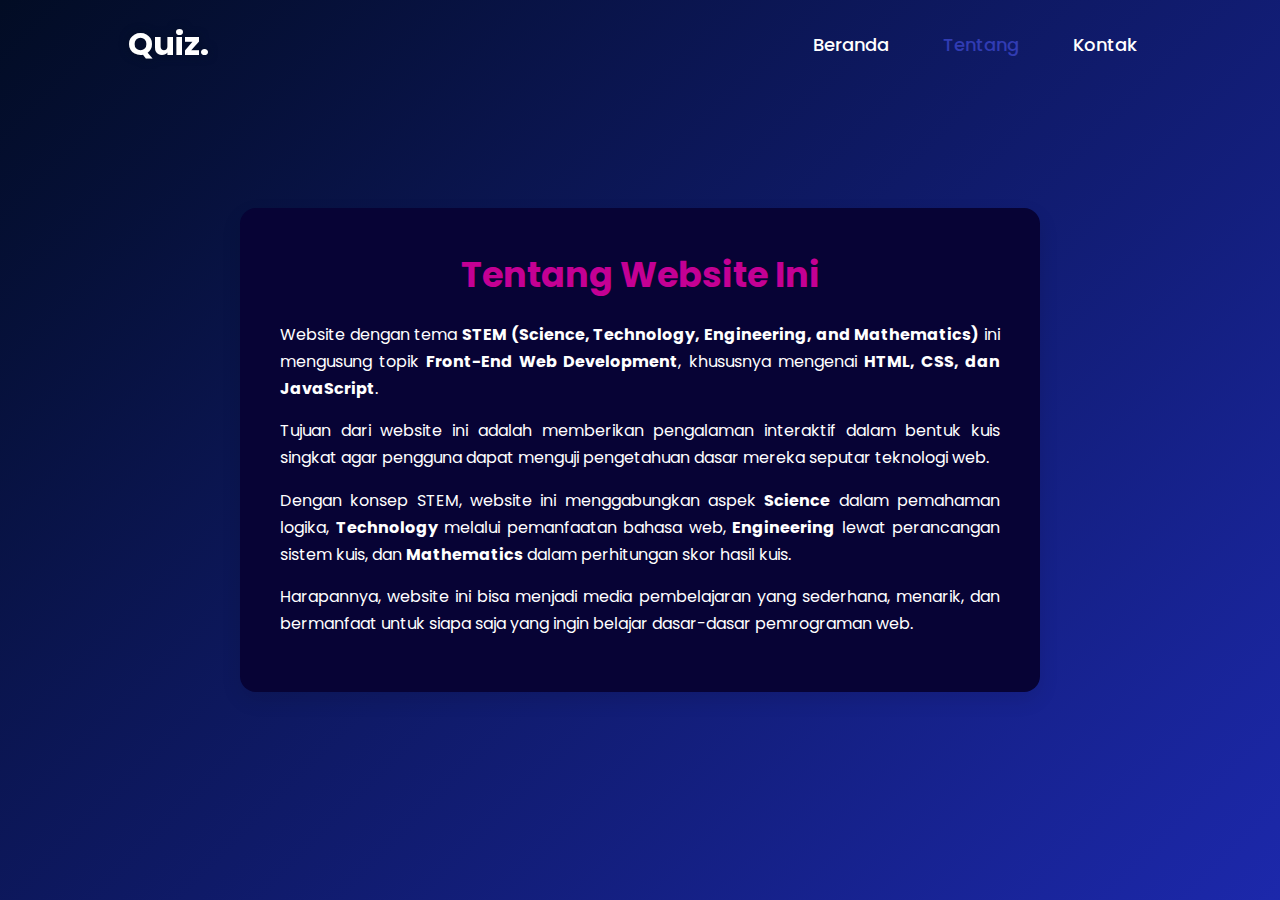
<file: about.html>
<!DOCTYPE html>
<html lang="en">
<head>
    <meta charset="UTF-8">
    <meta http-equiv="X-UA-Compatible" content="IE=edge">
    <meta name="viewport" content="width=device-width, initial-scale=1.0">
    <title>About - Quiz Website</title>
    <link rel="stylesheet" href="style.css">
</head>
<body>
    <main class="main">
        <header class="header">
        <a href="index.html" class="logo">Quiz.</a>
        <nav class="navbar">
            <a href="index.html">Beranda</a>
            <a href="about.html" class="active">Tentang</a>
            <a href="contact.html">Kontak</a>
        </nav>
        </header>

    <section class="about">
        <div class="about-content">
            <h1>Tentang Website Ini</h1>
            <p>
            Website dengan tema <b>STEM (Science, Technology, Engineering, and Mathematics)</b> ini
            mengusung topik <b>Front-End Web Development</b>, khususnya mengenai
            <b>HTML, CSS, dan JavaScript</b>. 
            </p>
            <p>
            Tujuan dari website ini adalah memberikan pengalaman interaktif dalam
            bentuk kuis singkat agar pengguna dapat menguji pengetahuan dasar mereka
            seputar teknologi web. 
            </p>
            <p>
            Dengan konsep STEM, website ini menggabungkan aspek <b>Science</b> dalam
            pemahaman logika, <b>Technology</b> melalui pemanfaatan bahasa web,
            <b>Engineering</b> lewat perancangan sistem kuis, dan <b>Mathematics</b> 
            dalam perhitungan skor hasil kuis.
            </p>
            <p>
            Harapannya, website ini bisa menjadi media pembelajaran yang sederhana,
            menarik, dan bermanfaat untuk siapa saja yang ingin belajar dasar-dasar
            pemrograman web.
            </p>
        </div>
    </section>
    </main>

    <script>
        document.addEventListener("DOMContentLoaded", () => {
            document.body.classList.add("fade-in");

            const links = document.querySelectorAll("a");

            links.forEach(link => {
            link.addEventListener("click", function (e) {
                const href = this.getAttribute("href");

                if (href && !href.startsWith("#")) {
                e.preventDefault();
                document.body.classList.remove("fade-in");
                document.body.classList.add("fade-out");

                setTimeout(() => {
                    window.location.href = href;
                }, 500);
                }
            });
            });
        });
    </script>
</body>
</html>
</file>
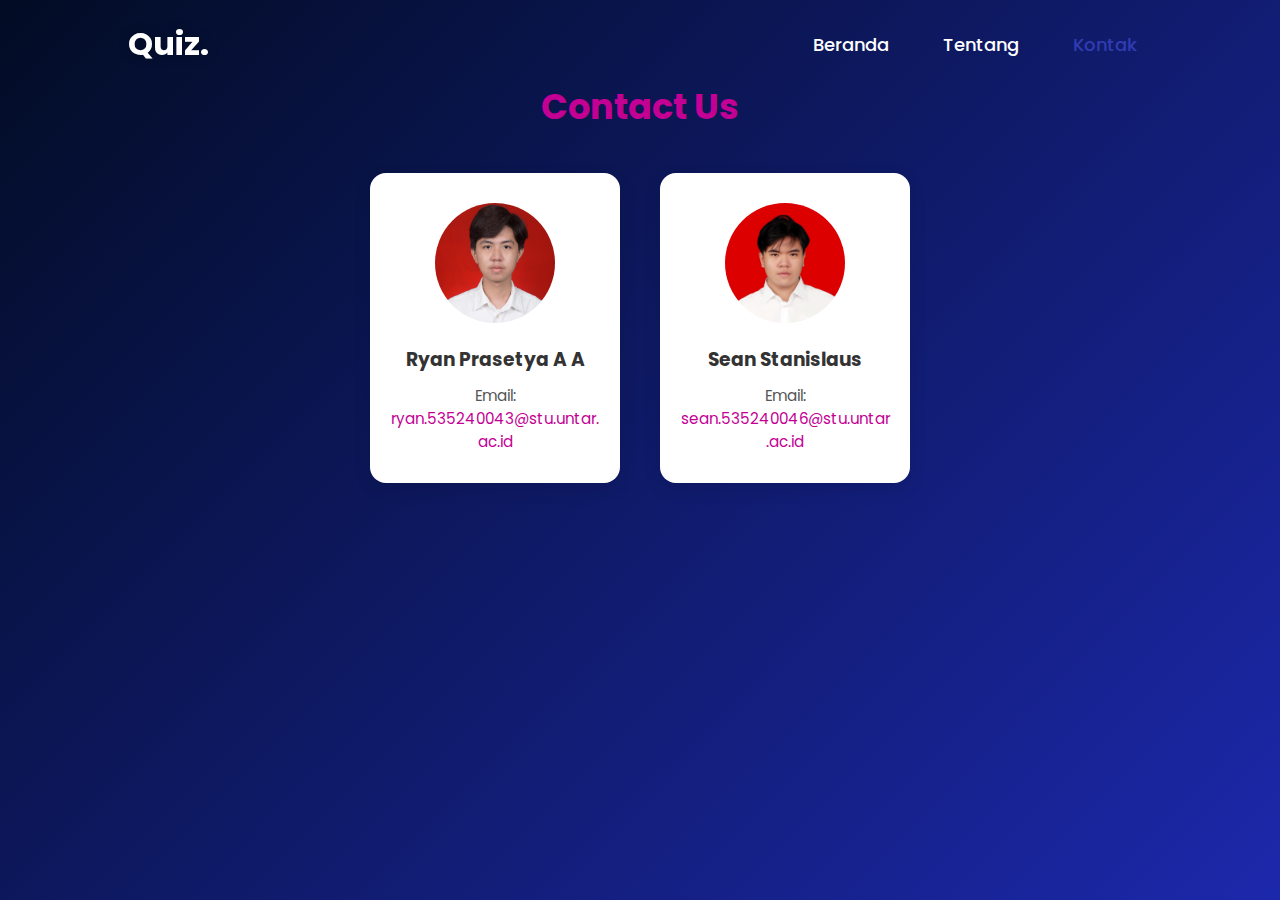
<file: contact.html>
<!DOCTYPE html>
<html lang="en">
<head>
    <meta charset="UTF-8">
    <meta http-equiv="X-UA-Compatible" content="IE=edge">
    <meta name="viewport" content="width=device-width, initial-scale=1.0">
    <title>Contact - Quiz Website</title>
    <link rel="stylesheet" href="style.css">
</head>
<body>
    <main class="main">
        <header class="header">
        <a href="index.html" class="logo">Quiz.</a>
        <nav class="navbar">
            <a href="index.html">Beranda</a>
            <a href="about.html">Tentang</a>
            <a href="contact.html" class="active">Kontak</a>
        </nav>
    </header>

    <section class="contact">
        <h1>Contact Us</h1>
        <div class="contact-container">
            <div class="contact-box">
            <img src="Ryan.jpg" alt="Ryan Prasetya">
            <h3>Ryan Prasetya A A</h3>
             <p>Email: <a href="mailto:ryan.535240043@stu.untar.ac.id">ryan.535240043@stu.untar.ac.id</a></p>
        </div>

        <div class="contact-box">
            <img src="Sean.jpg" alt="Sean Stanislaus">
            <h3>Sean Stanislaus</h3>
            <p>Email: <a href="mailto:sean.535240046@stu.untar.ac.id">sean.535240046@stu.untar.ac.id</a></p>
        </div>
    </section>
    </main>

    <script>
        document.addEventListener("DOMContentLoaded", () => {
            document.body.classList.add("fade-in");

            const links = document.querySelectorAll("a");

            links.forEach(link => {
            link.addEventListener("click", function (e) {
                const href = this.getAttribute("href");

                if (href && !href.startsWith("#")) {
                e.preventDefault();
                document.body.classList.remove("fade-in");
                document.body.classList.add("fade-out");

                setTimeout(() => {
                    window.location.href = href;
                }, 500);
                        }
            });
            });
        });
    </script>
</body>
</html>
</file>
<file: style.css>
@import url("https://fonts.googleapis.com/css2?family=Poppins:wght@300;400;500;600;700;800;900&display=swap");

* {
  margin: 0;
  padding: 0;
  box-sizing: border-box;
  font-family: "Poppins", sans-serif;
}
body {
  color: #FFF;
  background: #020C24;
  overflow: hidden;
}

.header {
  position: absolute;
  top: 0;
  left: 0;
  width: 100%;
  padding: 20px 10%;
  background: transparent;
  display: flex;
  justify-content: space-between;
  align-items: center;
  z-index: 100;
}

.logo {
  font-size: 32px;
  color: #FFF;
  text-decoration: none;
  font-weight: 700;
  filter: drop-shadow(0 0 5px #020C24);
}

.navbar a {
  font-size: 18px;
  color: #FFF;
  text-decoration: none;
  font-weight: 500;
  margin-left: 35px;
}

.navbar a:hover,
.navbar a.active {
  color: #313CB3;
}

.main {
  min-height: 100vh;
  background: url("bg.jpg") no-repeat;
  background-size: cover;
  background-position: center;
  pointer-events: auto;
  transition: 0.3s ease;
}

.main.active {
  filter: blur(15px);
  pointer-events: none;
}

.container {
  display: flex;
  height: 100vh;
  width: 200%;
}

.home {
  position: relative;
  left: -50%;
  width: 100%;
  display: flex;
  justify-content: center;
  align-items: center;
}

.home-content {
  height: 100vh;
  max-width: 600px;
  display: flex;
  flex-direction: column;
  justify-content: center;
  align-items: center;
  text-align: center;
  padding-top: 30px;
}

.home-content h1 {
  font-size: 78px;
  font-weight: 700;
  text-shadow: 0 0 10px rgba(0, 0, 0, 0.3);
}

.home-content p {
  font-size: 16px;
  text-align: center;
  text-shadow: 0 0 10px rgba(0, 0, 0, 0.3);
  margin-bottom: 90px;
}

.home-content .start-btn {
  width: 150px;
  height: 55px;
  background: #1C28AB;
  border: 2px solid #FFF;
  outline: none;
  border-radius: 6px;
  box-shadow: 0 0 10px #1C28AB;
  font-size: 18px;
  color: #FFF;
  letter-spacing: 1px;
  font-weight: 600;
  cursor: pointer;
}

.home-content .start-btn:hover {
  background: #020C24;
  box-shadow: none;
}

.popup-info {
  position: absolute;
  top: 50%;
  left: 50%;
  transform: translate(-50%, -50%) scale(0.9);
  width: 500px;
  background: #020C24;
  border-radius: 6px;
  padding: 10px 25px;
  opacity: 0;
  pointer-events: none;
  transition: 0.3s ease;
}

.popup-info.active {
  opacity: 1;
  pointer-events: auto;
}

.popup-info h2 {
  font-size: 50px;
  color: #FFF;
}

.popup-info .info {
  display: inline-block;
  font-size: 16px;
  color: #727587;
  font-weight: 500;
  margin: 4px 0;
}

.popup-info .btn-group {
  display: flex;
  justify-content: space-between;
  align-items: center;
  border-top: 1px solid #727587;
  margin-top: 10px;
  padding: 15px 0 7px;
}

.popup-info .btn-group .info-btn {
  display: inline-flex;
  justify-content: center;
  align-items: center;
  width: 130px;
  height: 45px;
  background: #020C24;
  border: 2px solid #FFF;
  outline: none;
  border-radius: 6px;
  text-decoration: none;
  font-size: 16px;
  color: #FFF;
  font-weight: 600;
  cursor: pointer;
  transition: 0.5s;
}

.popup-info .btn-group .info-btn:nth-child(1):hover {
  background: transparent;
  color: #313CB3;
}

.popup-info .btn-group .info-btn:nth-child(2):hover {
  background: #313CB3;
  color: #FFF;
}

.quiz-section {
  position: relative;
  left: -50%;
  width: 100%;
  background: #070335;
  display: flex;
  justify-content: center;
  align-items: center;
  z-index: 100;
  transition: 0.8s ease-in-out;
  transition-delay: 0.25s;
}

.quiz-section.active {
  left: 0;
}

.quiz-section .quis-box {
  position: relative;
  width: 500px;
  background: transparent;
  border: 2px solid #313CB3;
  border-radius: 6px;
  display: flex;
  flex-direction: column;
  padding: 20px 30px;
  opacity: 0;
  pointer-events: none;
  transform: scale(0.9);
  transition: 0.3s ease;
  transition-delay: 0s;
}

.quiz-section .quis-box.active {
  opacity: 1;
  pointer-events: auto;
  transform: scale(1);
  transition: 1s ease;
  transition-delay: 1s;
}

.quis-box h1 {
  font-size: 32px;
  text-align: center;
  background: linear-gradient(45deg, transparent, #1C28AB, transparent);
  border-radius: 6px;
}

.quis-box .quis-header {
  display: flex;
  justify-content: space-between;
  align-items: center;
  padding: 20px 0;
  border-bottom: 2px solid #313CB3;
  margin-bottom: 30px;
}

.quis-header span {
  font-size: 18px;
  font-weight: 500;
}

.quis-header .header-score {
  background: #070335;
  border-radius: 3px;
  padding: 7px;
}

.quis-box .question-text {
  font-size: 24px;
  font-weight: 600;
}

.option-list .option {
  width: 100%;
  padding: 12px;
  background: transparent;
  border: 2px solid #727587;
  border-radius: 4px;
  font-size: 17px;
  margin: 15px 0;
  cursor: pointer;
  transition: 0.3s;
}

.option-list .option:hover {
  background: #313CB3;
  border-color: #313CB3;
}

.option-list .option.correct {
  background: #020C24;
  color: #ADFF2F;
  border-color: #ADFF2F;
}

.option-list .option.incorrect {
  background: #020C24;
  color: #FF0000;
  border-color: #FF0000;
}

.option-list .option.disabled {
  pointer-events: none;
}

.quis-box .quiz-footer {
  display: flex;
  justify-content: space-between;
  align-items: center;
  border-top: 2px solid #313CB3;
  padding-top: 20px;
  margin-top: 25px;
}

.quiz-footer .question-total {
  font-size: 16px;
  font-weight: 600;
}

.quiz-footer .next-btn {
  width: 100px;
  height: 45px;
  background: #727587;
  border: 2px solid #727587;
  outline: none;
  border-radius: 6px;
  font-size: 16px;
  color: #FFF;
  font-weight: 600;
  cursor: pointer;
  pointer-events: none;
  transition: 0.5s;
}

.quiz-footer .next-btn.active:hover {
  background: #313CB3;
  border-color: #313CB3;
}

.quiz-footer .next-btn.active {
  pointer-events: auto;
  background: #1C28AB;
  border-color: #1C28AB;
  color: #FFF;
}

.quiz-section .result-box {
  position: absolute;
  top: 50%;
  left: 50%;
  transform: translate(-50%, -50%) scale(0.9);
  width: 500px;
  background: transparent;
  border: 2px solid #1C28AB;
  border-radius: 6px;
  padding: 20px;
  display: flex;
  flex-direction: column;
  align-items: center;
  opacity: 0;
  pointer-events: none;
  transition: 0.3s ease;
}

.quiz-section .result-box.active {
  opacity: 1;
  pointer-events: auto;
  transform: translate(-50%, -50%) scale(1);
}

.result-box h2 {
  font-size: 52px;
}

.result-box .percentage-container {
  width: 300px;
  display: flex;
  flex-direction: column;
  align-items: center;
  margin: 20px 0 40px;
}

.percentage-container .circular-progress {
  position: relative;
  width: 250px;
  height: 250px;
  background: conic-gradient(#1C28AB 3.6deg, #727587 0deg);
  border-radius: 50%;
  display: flex;
  justify-content: center;
  align-items: center;
}

.percentage-container .circular-progress::before {
  content: "";
  position: absolute;
  width: 210px;
  height: 210px;
  background: #020C24;
  border-radius: 50%;
}

.circular-progress .progress-value {
  position: relative;
  font-size: 45px;
  font-weight: 600;
}

.percentage-container .score-text {
  font-size: 26px;
  font-weight: 600;
  margin-top: 20px;
}

.result-box .buttons {
  display: flex;
}

.buttons button {
  width: 130px;
  height: 47px;
  background: #1C28AB;
  border: 2px solid #1C28AB;
  outline: none;
  border-radius: 6px;
  font-size: 16px;
  color: #FFF;
  font-weight: 600;
  margin: 0 20px 20px;
  cursor: pointer;
  transition: 0.5s;
}

.buttons button:nth-child(1):hover {
  background: #313CB3;
  border-color: #313CB3;
}

.buttons button:nth-child(2) {
  background: transparent;
  color: #1C28AB;}

.buttons button:nth-child(2):hover {
  background: #1C28AB;
  color: #FFF;
}

.click-effect {
  position: absolute;
  width: 20px;
  height: 20px;
  background: rgba(28, 40, 171, 0.5);
  border-radius: 50%;
  transform: scale(0);
  animation: ripple 0.6s linear;
  pointer-events: none;
  z-index: 9999;
}

@keyframes ripple {
  to {
    transform: scale(15);
    opacity: 0;
  }
}

header {
  background: #11151a;
  padding: 15px 20px;
  display: flex;
  justify-content: center;
}

nav a {
  color: #fff;
  text-decoration: none;
  margin: 0 15px;
  font-weight: 500;
}

nav a.active {
  color: #c40094;
}

.about {
  padding: 80px 20px;
  min-height: 100vh;
  display: flex;
  justify-content: center;
  align-items: center;
  background: linear-gradient(135deg, #020C24, #1C28AB);
}

.about-content {
  max-width: 800px;
  background: #070335;
  padding: 40px;
  border-radius: 16px;
  box-shadow: 0 8px 20px rgba(0, 0, 0, 0.1);
  animation: fadeIn 0.8s ease-in-out;
}

.about-content h1 {
  font-size: 2.2rem;
  margin-bottom: 20px;
  color: #c40094;
  text-align: center;
}

.about-content p {
  margin-bottom: 15px;
  line-height: 1.7;
  font-size: 1rem;
  color: #fff;
  text-align: justify;
}

@keyframes fadeIn {
  from {
    opacity: 0;
    transform: translateY(20px);
  }
  to {
    opacity: 1;
    transform: translateY(0);
  }
}

.contact {
  padding: 80px 20px;
  min-height: 100vh;
  text-align: center;
  background: linear-gradient(135deg, #020C24, #1C28AB);
}

.contact h1 {
  font-size: 2.2rem;
  margin-bottom: 40px;
  color: #c40094;
}

.contact-container {
  display: flex;
  justify-content: center;
  gap: 40px;
  flex-wrap: wrap;
}

.contact-box {
  background: #fff;
  padding: 30px 20px;
  border-radius: 16px;
  box-shadow: 0 6px 18px rgba(0,0,0,0.1);
  width: 250px;
  text-align: center;
  word-wrap: break-word;
  transition: transform 0.3s ease, box-shadow 0.3s ease;
}

.contact-box img {
  width: 120px;
  height: 120px;
  border-radius: 50%;
  object-fit: cover;
  margin-bottom: 15px;
  object-position: 50% 20%;
}

.contact-box:hover {
  transform: translateY(-8px);
  box-shadow: 0 10px 22px rgba(0,0,0,0.15);
}

.contact-box h3 {
  margin-bottom: 10px;
  color: #333;
}

.contact-box p {
  font-size: 0.95rem;
  color: #555;
  margin: 0;
  word-break: break-word;
}

.contact-box a {
  color: #c40094;
  text-decoration: none;
}

.contact-box a:hover {
  text-decoration: underline;
}

body {
  opacity: 0;
  transition: opacity 0.5s ease;
}

body.fade-in {
  opacity: 1;
}

body.fade-out {
  opacity: 0;
}
</file>
